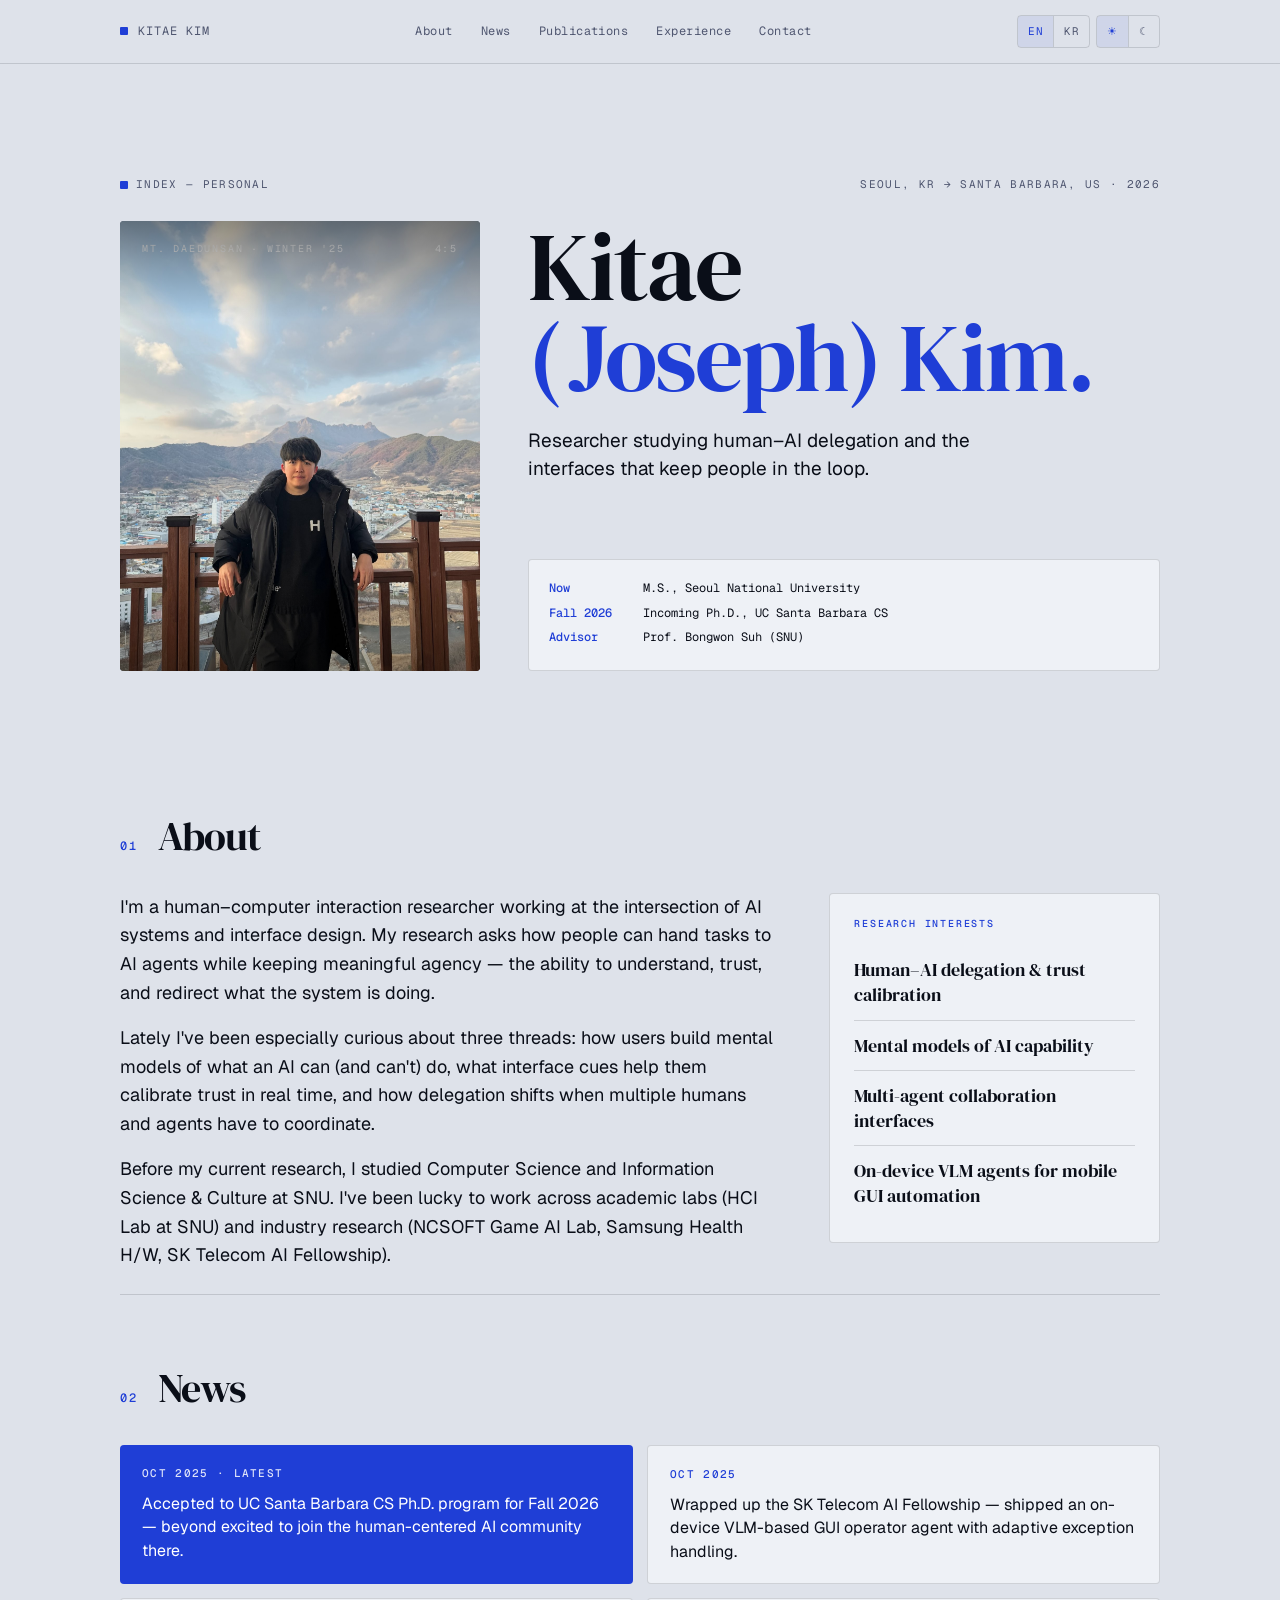
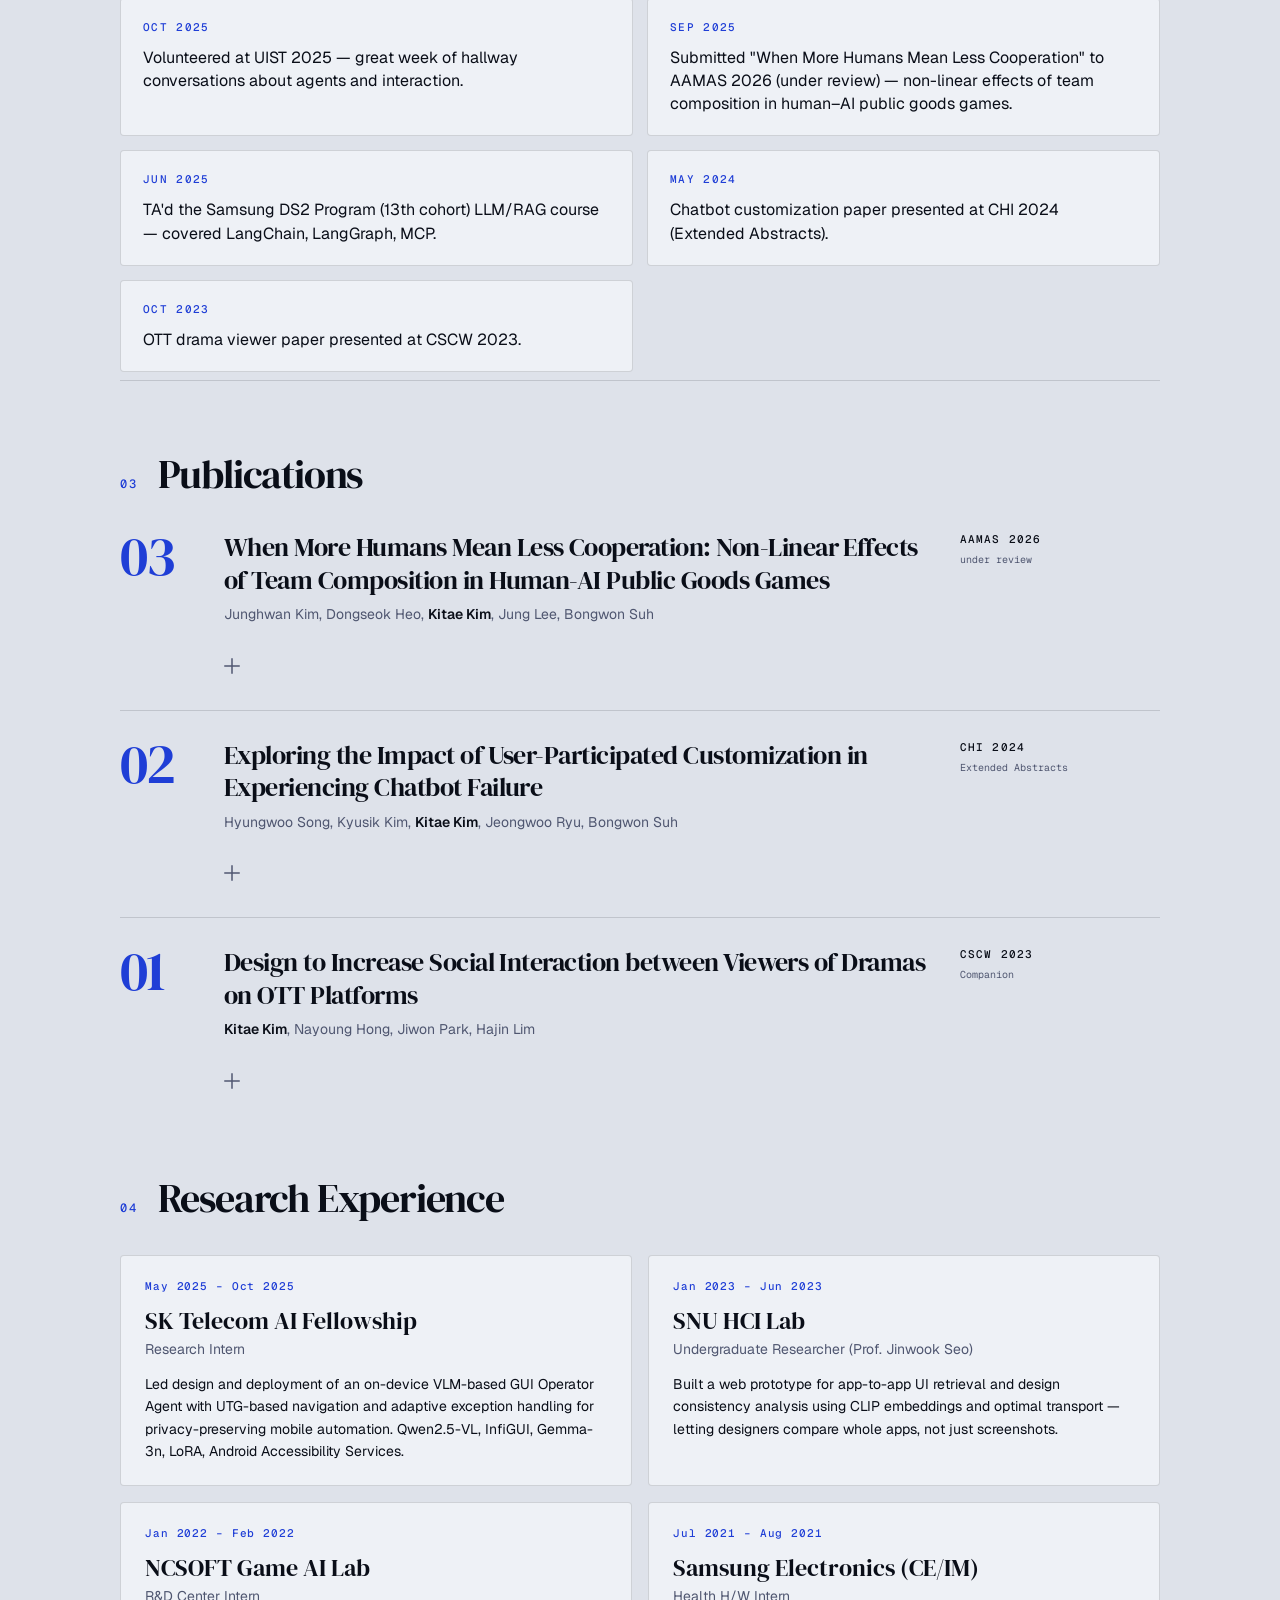
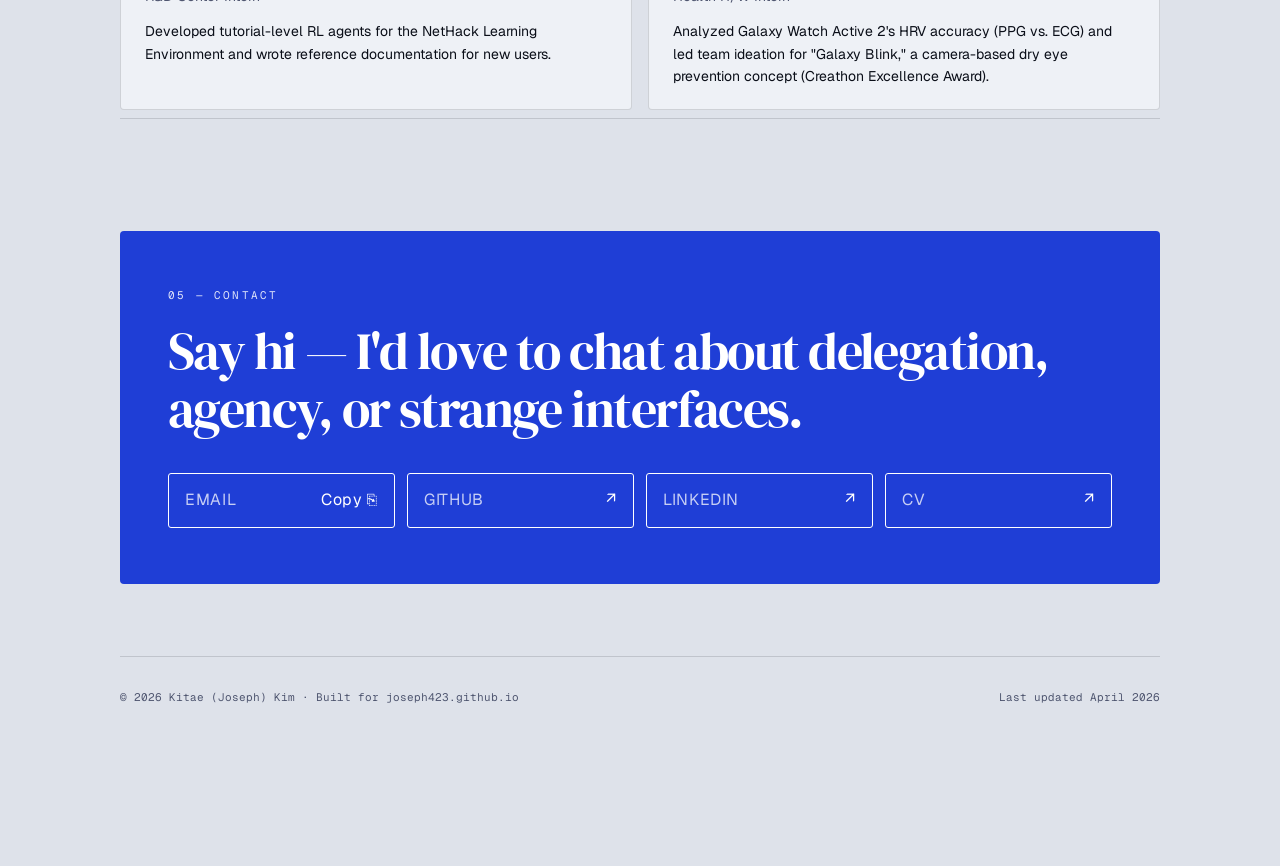
<file: index.html>
<!DOCTYPE html>
<html lang="en" data-theme="light" data-lang="en">
<head>
  <meta charset="UTF-8">
  <meta name="viewport" content="width=device-width, initial-scale=1.0">
  <title>Kitae Kim — A · Single-page</title>
  <link rel="preconnect" href="https://fonts.googleapis.com">
  <link rel="preconnect" href="https://fonts.gstatic.com" crossorigin>
  <link href="https://fonts.googleapis.com/css2?family=DM+Serif+Display:ital@0;1&family=Geist:wght@300;400;500;600&family=Geist+Mono:wght@400;500&display=swap" rel="stylesheet">
  <link rel="stylesheet" href="styles.css?v=1777275849970">
</head>
<body>

  <header class="topbar">
    <div class="topbar-inner">
      <a class="brand" href="index.html" id="site-brand"></a>
      <nav class="nav-links" id="site-nav"></nav>
      <div class="controls" id="site-controls"></div>
    </div>
  </header>

  <main class="container page">
    <section class="hero" id="top"><div id="hero"></div></section>
    <section class="section" id="about"><div id="about-block"></div></section>
    <section class="section" id="news"><div id="news-block"></div></section>
    <section class="section" id="publications"><div id="pub-block"></div></section>
    <section class="section" id="experience"><div id="exp-block"></div></section>
    <section class="section" id="contact"><div id="contact-block"></div></section>
    <footer class="footer" id="footer-block"></footer>
  </main>

  <script src="content.js?v=1777275849970"></script>
  <script>
    window.SITE_PAGE = {
      brand: "site-brand",
      nav: "site-nav",
      controls: "site-controls",
      hero: "hero",
      about: "about-block",
      news: "news-block",
      publications: "pub-block",
      experience: "exp-block",
      contact: "contact-block",
      footer: "footer-block",
      multiPage: false,
    };
  </script>
  <script src="app.js?v=1777275849970"></script>
</body>
</html>
</file>
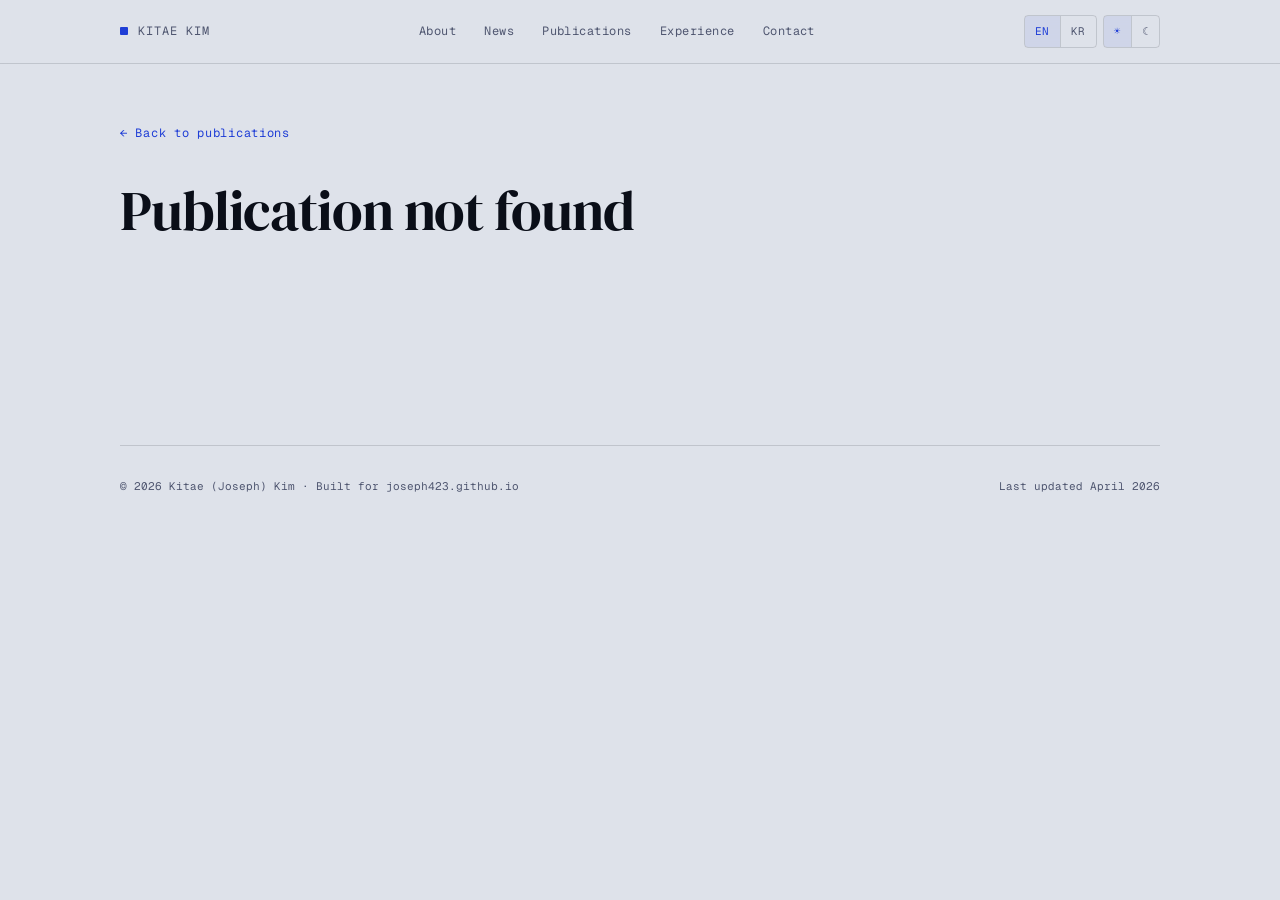
<file: pub.html>
<!DOCTYPE html>
<html lang="en" data-theme="light" data-lang="en">
<head>
  <meta charset="UTF-8">
  <meta name="viewport" content="width=device-width, initial-scale=1.0">
  <title>Publication — Kitae Kim</title>
  <link rel="preconnect" href="https://fonts.googleapis.com">
  <link rel="preconnect" href="https://fonts.gstatic.com" crossorigin>
  <link href="https://fonts.googleapis.com/css2?family=DM+Serif+Display:ital@0;1&family=Geist:wght@300;400;500;600&family=Geist+Mono:wght@400;500&display=swap" rel="stylesheet">
  <link rel="stylesheet" href="styles.css?v=1777275849970">
</head>
<body>

  <header class="topbar">
    <div class="topbar-inner">
      <a class="brand" href="index.html" id="site-brand"></a>
      <nav class="nav-links" id="site-nav"></nav>
      <div class="controls" id="site-controls"></div>
    </div>
  </header>

  <main class="container page pub-detail" id="detail">
    <!-- rendered by script -->
  </main>

  <footer class="container">
    <div class="footer" id="footer-block"></div>
  </footer>

  <script src="content.js?v=1777275849970"></script>
  <script>
    window.SITE_PAGE = {
      brand: "site-brand",
      nav: "site-nav",
      controls: "site-controls",
      footer: "footer-block",
      multiPage: false,
      onRender: function () {
        const L = window.SITE_STATE.getLang();
        const id = new URLSearchParams(location.search).get("id");
        const p = (window.SITE_CONTENT.publications || []).find(x => x.id === id);
        const U = window.SITE_CONTENT.ui;
        const root = document.getElementById("detail");
        if (!p) {
          root.innerHTML = `<a class="back-link" href="index.html#publications">${U.backToPubs[L]}</a>
            <h1>${L === "en" ? "Publication not found" : "논문을 찾을 수 없어요"}</h1>`;
          return;
        }
        const pdfBlock = p.pdf
          ? `<a class="ctrl-btn active" href="${p.pdf}" target="_blank" rel="noopener" style="padding:10px 16px;font-size:13px">${U.downloadPdf[L]} ↗</a>`
          : `<span class="ctrl-btn" style="padding:10px 16px;font-size:13px;cursor:default">${U.noPdf[L]}</span>`;
        root.innerHTML = `
          <a class="back-link" href="index.html#publications">${U.backToPubs[L]}</a>
          <h1>${p.title}</h1>
          <div class="meta-row">
            <span class="venue">${p.venue}${p.venueNote ? " · " + p.venueNote : ""}</span>
            <span>${p.year}</span>
          </div>
          <div style="font-family:var(--mono);font-size:12px;letter-spacing:0.05em;color:var(--ink-2);margin-bottom:10px">${U.authors[L].toUpperCase()}</div>
          <div style="margin-bottom:32px;font-size:15px">${p.authors.map(a => a.me ? `<strong style="color:var(--ink)">${a.name}</strong>` : a.name).join(", ")}</div>
          <div style="font-family:var(--mono);font-size:12px;letter-spacing:0.05em;color:var(--ink-2);margin-bottom:10px">${U.abstract[L].toUpperCase()}</div>
          <div class="body-text"><p>${p.abstract[L]}</p></div>
          <div class="download-row">${pdfBlock}</div>
        `;
      }
    };
  </script>
  <script src="app.js?v=1777275849970"></script>
</body>
</html>
</file>
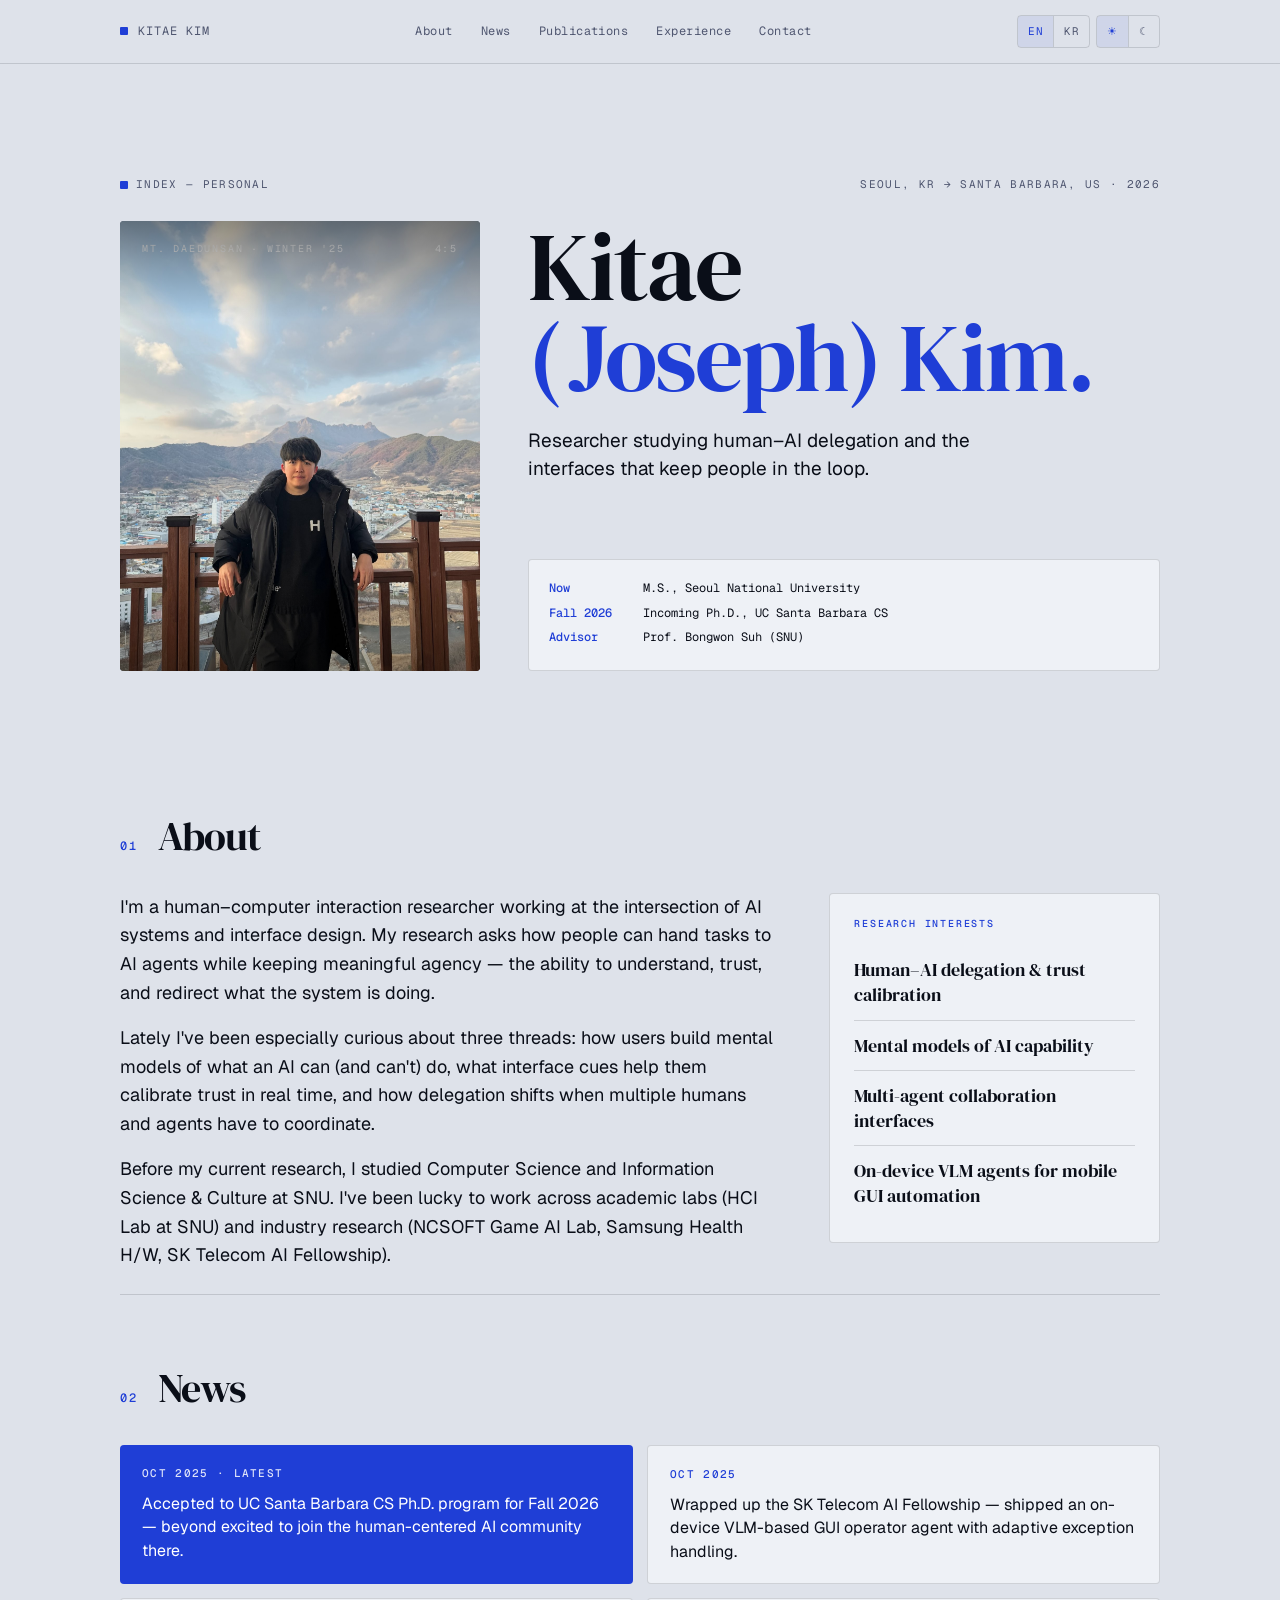
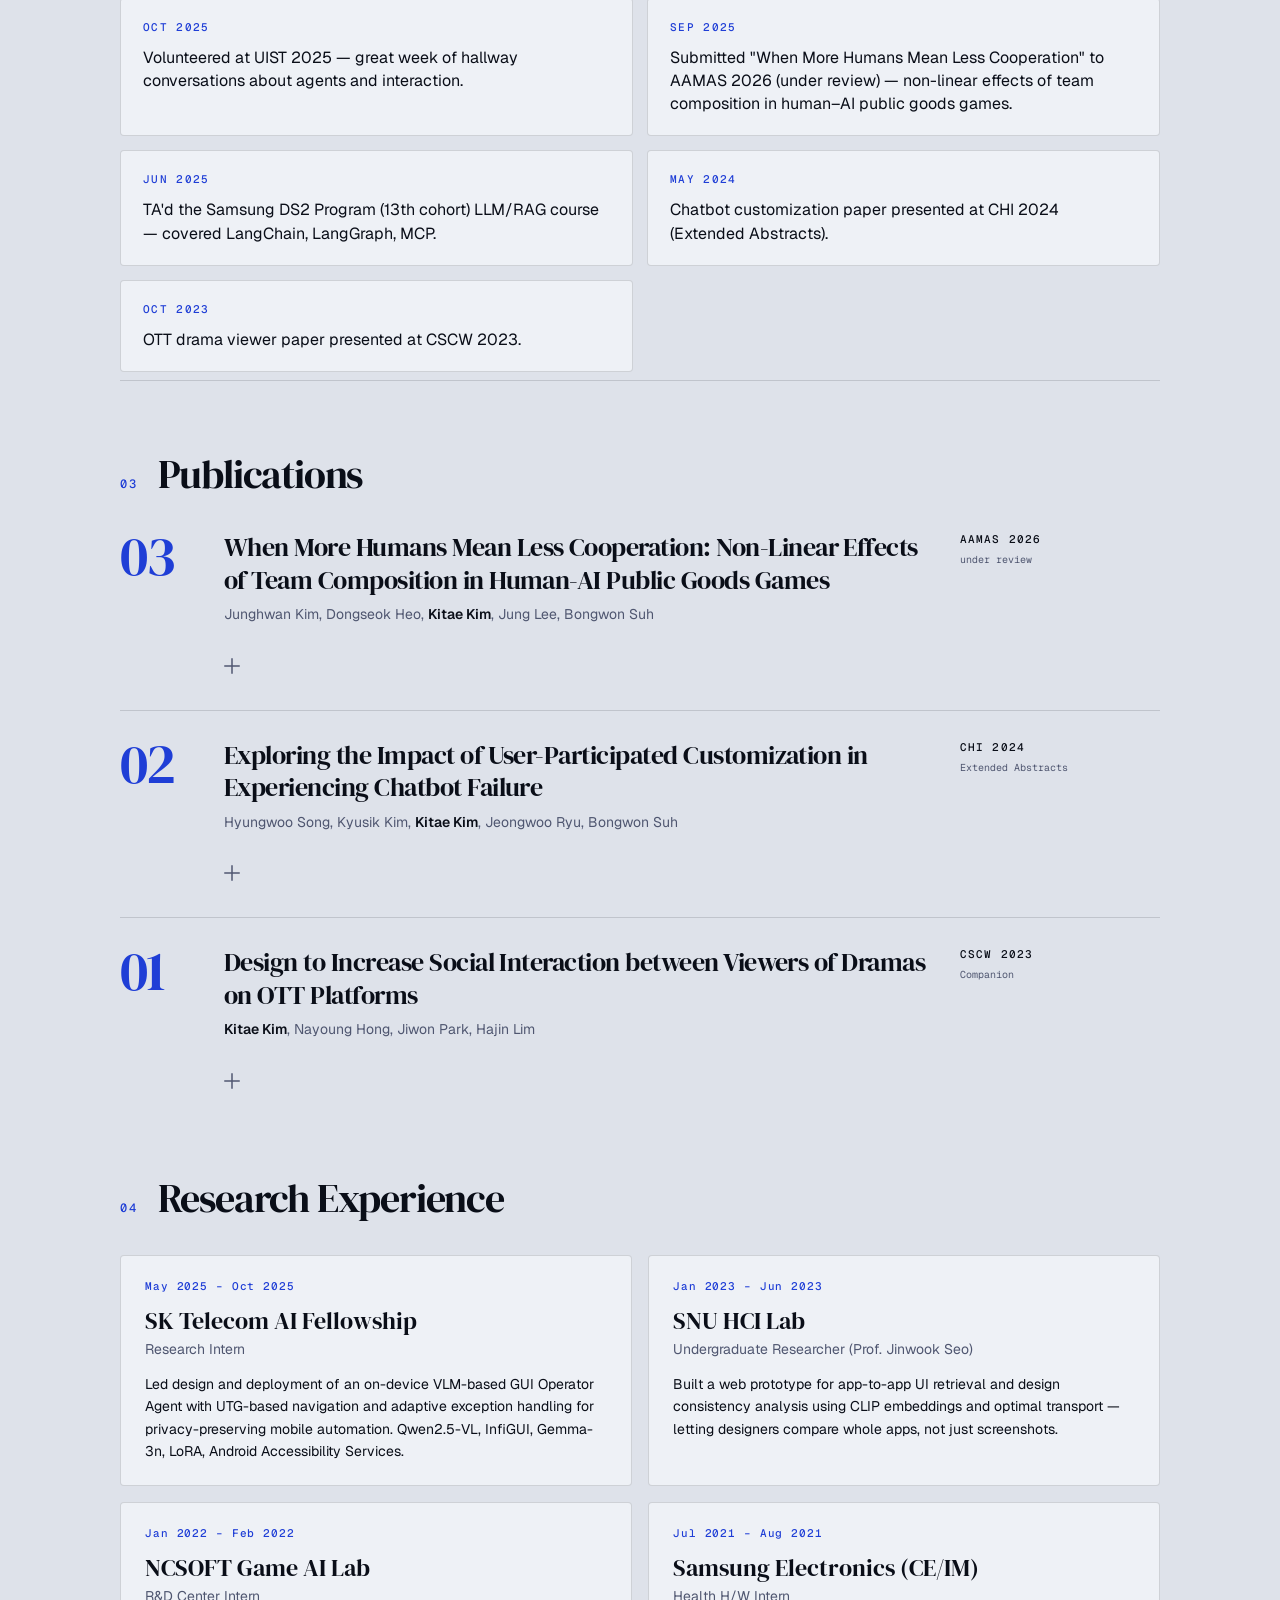
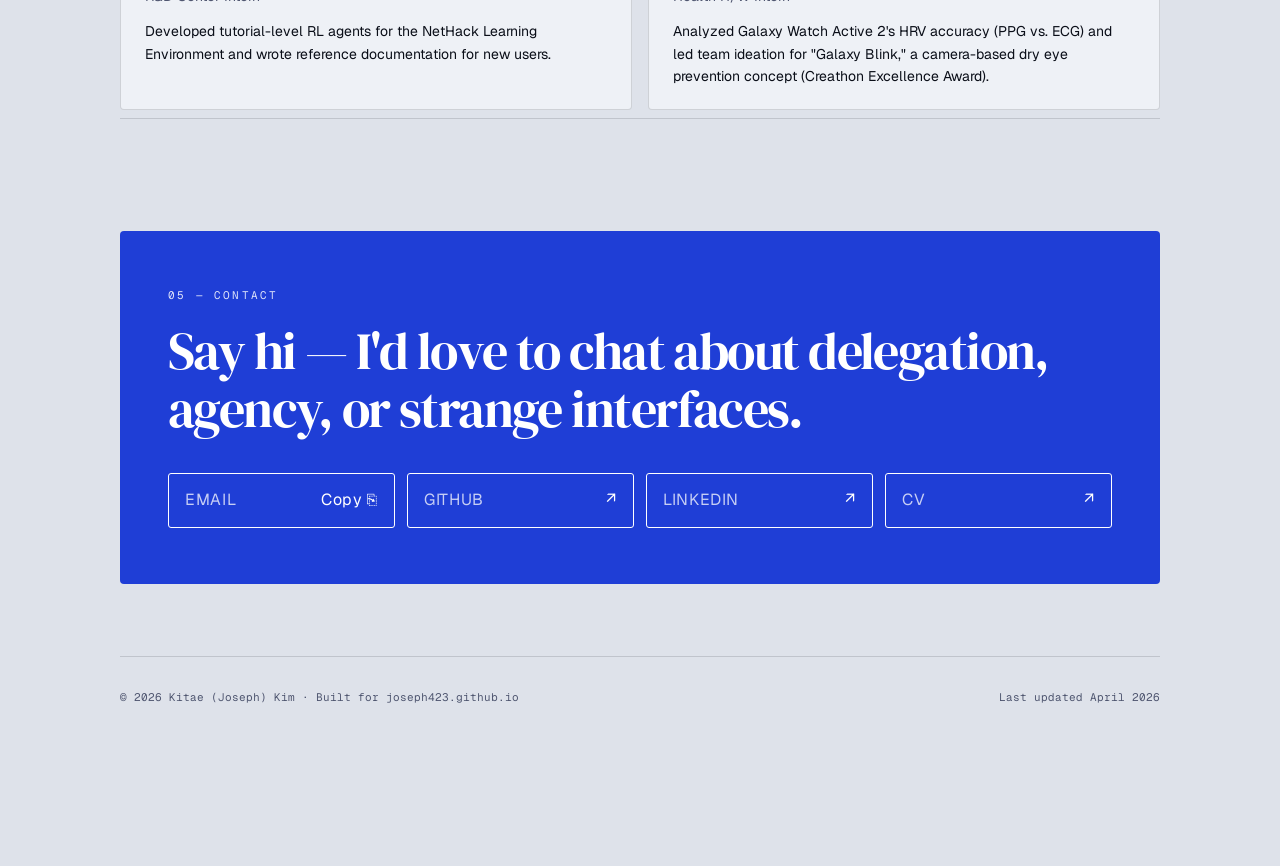
<file: standalone.html>
<!DOCTYPE html>
<html lang="en" data-theme="light" data-lang="en">
<head>
  <meta charset="UTF-8">
  <meta name="viewport" content="width=device-width, initial-scale=1.0">
  <title>Kitae (Joseph) Kim</title>

  <meta name="ext-resource-dependency" content="assets/Kitae_Kim_CV.pdf" data-resource-id="cv" />
  <meta name="ext-resource-dependency" content="assets/CHI2024_Chatbot_Customization.pdf" data-resource-id="chi2024pdf" />
  <meta name="ext-resource-dependency" content="assets/CSCW2023_OTT_Drama.pdf" data-resource-id="cscw2023pdf" />

  <link rel="preconnect" href="https://fonts.googleapis.com">
  <link rel="preconnect" href="https://fonts.gstatic.com" crossorigin>
  <link href="https://fonts.googleapis.com/css2?family=DM+Serif+Display:ital@0;1&family=Geist:wght@300;400;500;600&family=Geist+Mono:wght@400;500&display=swap" rel="stylesheet">
  <link rel="stylesheet" href="styles.css?v=1777275849970">

  <template id="__bundler_thumbnail" data-bg-color="#dee2ea">
    <svg viewBox="0 0 1200 800" xmlns="http://www.w3.org/2000/svg">
      <rect width="1200" height="800" fill="#dee2ea"/>
      <text x="120" y="460" font-family="Georgia, serif" font-size="220" font-style="italic" fill="#0a0e18">K</text>
      <text x="280" y="460" font-family="Georgia, serif" font-size="220" fill="#1f3ed6">.</text>
      <rect x="120" y="540" width="240" height="4" fill="#1f3ed6"/>
    </svg>
  </template>
</head>
<body>

  <header class="topbar">
    <div class="topbar-inner">
      <a class="brand" href="#top" id="site-brand"></a>
      <nav class="nav-links" id="site-nav"></nav>
      <div class="controls" id="site-controls"></div>
    </div>
  </header>

  <main class="container page">
    <section class="hero" id="top"><div id="hero"></div></section>
    <section class="section" id="about"><div id="about-block"></div></section>
    <section class="section" id="news"><div id="news-block"></div></section>
    <section class="section" id="publications"><div id="pub-block"></div></section>
    <section class="section" id="experience"><div id="exp-block"></div></section>
    <section class="section" id="contact"><div id="contact-block"></div></section>
    <footer class="footer" id="footer-block"></footer>
  </main>

  <script src="content.js?v=1777275849970"></script>
  <script>
    // Rewire PDF paths to bundled blob URLs (standalone build).
    (function () {
      var R = window.__resources || {};
      var S = window.SITE_CONTENT;
      if (!S) return;
      if (S.links) S.links.forEach(function (l) { if (l.key === "cv" && R.cv) l.href = R.cv; });
      if (S.publications) S.publications.forEach(function (p) {
        if (p.id === "chi2024"  && R.chi2024pdf)  p.pdf = R.chi2024pdf;
        if (p.id === "cscw2023" && R.cscw2023pdf) p.pdf = R.cscw2023pdf;
      });
    })();

    window.SITE_PAGE = {
      brand: "site-brand",
      nav: "site-nav",
      controls: "site-controls",
      hero: "hero",
      about: "about-block",
      news: "news-block",
      publications: "pub-block",
      experience: "exp-block",
      contact: "contact-block",
      footer: "footer-block",
      multiPage: false,
      standalone: true,
    };
  </script>
  <script src="app.js?v=1777275849970"></script>
</body>
</html>
</file>
<file: styles.css>
/* Shared styles — Kitae Kim personal site (DM Serif Display direction) */

:root {
  --bg: #dee2ea;
  --card: #eef1f6;
  --ink: #0a0e18;
  --ink-2: #4f5670;
  --rule: rgba(10, 14, 24, 0.14);
  --cobalt: #1f3ed6;
  --cobalt-deep: #0a1a7a;
  --cobalt-ink: #ffffff;
  --cobalt-soft: rgba(31, 62, 214, 0.08);

  --display: "DM Serif Display", "Fraunces", Georgia, serif;
  --body: "Geist", "Inter", system-ui, sans-serif;
  --mono: "Geist Mono", ui-monospace, "SF Mono", Menlo, monospace;

  --max: 1120px;
  --pad: 40px;
}

html[data-theme="dark"] {
  --bg: #0a0d14;
  --card: #131723;
  --ink: #eef1f7;
  --ink-2: #8a93a8;
  --rule: rgba(238, 241, 247, 0.10);
  --cobalt: #5b8cff;
  --cobalt-deep: #4a73d9;
  --cobalt-ink: #0a0d14;
  --cobalt-soft: rgba(91, 140, 255, 0.10);
}

* { box-sizing: border-box; }
html, body { margin: 0; padding: 0; }
body {
  background: var(--bg);
  color: var(--ink);
  font-family: var(--body);
  font-size: 16px;
  line-height: 1.55;
  -webkit-font-smoothing: antialiased;
  -moz-osx-font-smoothing: grayscale;
  transition: background 0.2s ease, color 0.2s ease;
}
a { color: inherit; }
a.accent { color: var(--cobalt); text-decoration: underline; text-underline-offset: 3px; }
h1, h2, h3 { font-family: var(--display); font-weight: 400; letter-spacing: -0.02em; }
h1 { font-size: clamp(56px, 7.5vw, 104px); line-height: 0.95; margin: 0; }
h2 { font-size: 40px; line-height: 1.05; margin: 0; letter-spacing: -0.03em; }
h3 { font-size: 24px; line-height: 1.2; margin: 0; }

p { text-wrap: pretty; }

/* Nav chrome */
.topbar {
  position: sticky; top: 0; z-index: 40;
  background: color-mix(in oklab, var(--bg) 85%, transparent);
  backdrop-filter: blur(14px);
  -webkit-backdrop-filter: blur(14px);
  border-bottom: 1px solid var(--rule);
}
.topbar-inner {
  max-width: var(--max);
  margin: 0 auto;
  padding: 14px var(--pad);
  display: flex; justify-content: space-between; align-items: center;
  gap: 16px;
}
.brand {
  display: flex; align-items: center; gap: 10px;
  font-family: var(--mono);
  font-size: 12px; letter-spacing: 0.08em; text-transform: uppercase;
  color: var(--ink-2);
  text-decoration: none;
}
.brand-dot { width: 8px; height: 8px; background: var(--cobalt); border-radius: 1px; }
.nav-links {
  display: flex; gap: 4px; align-items: center; flex-wrap: wrap;
  font-family: var(--mono);
  font-size: 12px; letter-spacing: 0.04em;
}
.nav-links a {
  text-decoration: none;
  padding: 8px 12px; border-radius: 4px;
  color: var(--ink-2);
  transition: all 0.15s ease;
}
.nav-links a:hover { color: var(--ink); background: var(--cobalt-soft); }
.nav-links a.active { color: var(--cobalt); }

.controls {
  display: flex; gap: 6px; align-items: center;
  font-family: var(--mono); font-size: 11px; letter-spacing: 0.04em;
}
.ctrl-btn {
  border: 1px solid var(--rule); background: transparent; color: var(--ink-2);
  padding: 7px 10px; border-radius: 4px; cursor: pointer;
  font: inherit; letter-spacing: 0.04em;
  transition: all 0.15s ease;
  display: inline-flex; align-items: center; gap: 6px;
}
.ctrl-btn:hover { background: var(--card); color: var(--ink); border-color: var(--ink-2); }
.ctrl-btn.active { color: var(--cobalt); border-color: var(--cobalt); background: var(--cobalt-soft); }
.ctrl-group { display: inline-flex; border: 1px solid var(--rule); border-radius: 4px; overflow: hidden; }
.ctrl-group .ctrl-btn { border: none; border-radius: 0; }
.ctrl-group .ctrl-btn + .ctrl-btn { border-left: 1px solid var(--rule); }

/* Sidebar variant */
.sidebar {
  position: fixed; top: 0; left: 0; bottom: 0;
  width: 240px; padding: 40px 28px;
  display: flex; flex-direction: column; gap: 28px;
  border-right: 1px solid var(--rule);
  background: var(--bg);
  z-index: 40;
}
.sidebar .brand { font-size: 11px; }
.sidebar .side-name {
  font-family: var(--display); font-size: 30px; line-height: 1; letter-spacing: -0.02em;
  color: var(--ink); margin-top: 6px;
}
.sidebar .side-role {
  font-family: var(--body); font-size: 13px; color: var(--ink-2); line-height: 1.5;
}
.sidebar .nav-links { flex-direction: column; gap: 2px; align-items: stretch; }
.sidebar .nav-links a { padding: 8px 10px; }
.sidebar-layout { margin-left: 240px; }
@media (max-width: 900px) {
  .sidebar { position: static; width: auto; border-right: none; border-bottom: 1px solid var(--rule); padding: 24px var(--pad); }
  .sidebar .nav-links { flex-direction: row; flex-wrap: wrap; }
  .sidebar-layout { margin-left: 0; }
}

/* Minimal nav variant */
.minimal-top {
  max-width: var(--max);
  margin: 0 auto;
  padding: 32px var(--pad) 0;
  display: flex; justify-content: space-between; align-items: baseline;
  gap: 16px; flex-wrap: wrap;
}
.minimal-top .brand { font-size: 12px; }

/* Page container */
.container { max-width: var(--max); margin: 0 auto; padding: 0 var(--pad); }
.page { padding-top: 56px; padding-bottom: 120px; }
.section { padding: 72px 0 8px; scroll-margin-top: 80px; }
.section + .section { border-top: 1px solid var(--rule); margin-top: 0; }
.section-head {
  display: flex; align-items: baseline; gap: 20px; margin-bottom: 36px;
}
.section-num {
  font-family: var(--mono); font-size: 12px; letter-spacing: 0.15em;
  color: var(--cobalt); font-weight: 500;
}

/* Hero */
.hero { padding-top: 56px; padding-bottom: 72px; }
.hero-grid {
  display: grid; grid-template-columns: 360px 1fr; gap: 48px;
  align-items: stretch;
}
@media (max-width: 760px) {
  .hero-grid { grid-template-columns: 1fr; }
  .hero-portrait { aspect-ratio: 4/3 !important; }
}
.hero-topline {
  display: flex; justify-content: space-between; align-items: baseline;
  font-family: var(--mono); font-size: 11px; letter-spacing: 0.12em;
  text-transform: uppercase; color: var(--ink-2);
  margin-bottom: 28px;
}
.hero-portrait {
  width: 100%; aspect-ratio: 4/5;
  background: var(--ink);
  border-radius: 4px; position: relative; overflow: hidden; color: #fff;
}
.hero-portrait-img {
  position: absolute; inset: 0;
  width: 100%; height: 100%;
  object-fit: cover;
  object-position: 50% 42%;
  display: block;
}
.hero-portrait::after {
  content: ""; position: absolute; inset: 0;
  background:
    linear-gradient(180deg, rgba(0,0,0,0.45) 0%, rgba(0,0,0,0) 22%, rgba(0,0,0,0) 78%, rgba(0,0,0,0.35) 100%);
  pointer-events: none;
}
.hero-portrait-caption {
  position: absolute; top: 20px; left: 22px; right: 22px;
  display: flex; justify-content: space-between;
  font-family: var(--mono); font-size: 10px; letter-spacing: 0.18em;
  text-transform: uppercase; opacity: 0.85;
}
.hero-portrait-note {
  position: absolute; bottom: 22px; left: 22px; right: 22px;
  font-family: var(--display); font-size: 20px; line-height: 1.2; letter-spacing: -0.01em;
}
.hero-text { display: flex; flex-direction: column; justify-content: space-between; gap: 28px; }
.hero-name .accent-word { color: var(--cobalt); }
.hero-tagline { font-size: 19px; line-height: 1.45; margin: 24px 0 0; color: var(--ink); max-width: 520px; }
.status-card {
  background: var(--card); padding: 18px 20px; border: 1px solid var(--rule);
  border-radius: 4px; font-family: var(--mono); font-size: 12px; line-height: 1.7;
}
.status-row { display: grid; grid-template-columns: 84px 1fr; gap: 10px; margin-bottom: 4px; }
.status-row .label { color: var(--cobalt); font-weight: 500; }

/* About */
.about-grid { display: grid; grid-template-columns: 2fr 1fr; gap: 48px; align-items: start; }
@media (max-width: 760px) { .about-grid { grid-template-columns: 1fr; } }
.about p { font-size: 18px; line-height: 1.6; margin: 0 0 16px; }
.interests-card {
  background: var(--card); padding: 22px 24px; border: 1px solid var(--rule); border-radius: 4px;
}
.interests-card .label {
  font-family: var(--mono); font-size: 10px; letter-spacing: 0.18em; text-transform: uppercase;
  color: var(--cobalt); margin-bottom: 14px; font-weight: 500;
}
.interests-card .item {
  font-family: var(--display); font-size: 18px; line-height: 1.4;
  padding: 12px 0; border-bottom: 1px solid var(--rule);
}
.interests-card .item:last-child { border-bottom: none; }

/* News */
.news-grid { display: grid; grid-template-columns: repeat(2, 1fr); gap: 14px; }
@media (max-width: 760px) { .news-grid { grid-template-columns: 1fr; } }
.news-item {
  background: var(--card); color: var(--ink);
  padding: 20px 22px; border: 1px solid var(--rule); border-radius: 4px;
  display: flex; flex-direction: column; gap: 10px;
}
.news-item.hero {
  background: var(--cobalt); color: var(--cobalt-ink); border: none;
}
.news-item .date {
  font-family: var(--mono); font-size: 11px; letter-spacing: 0.12em;
  text-transform: uppercase; font-weight: 500; color: var(--cobalt);
}
.news-item.hero .date { color: var(--cobalt-ink); opacity: 0.85; }
.news-item .body { font-size: 16px; line-height: 1.45; }

/* Publications */
.pub-list { list-style: none; padding: 0; margin: 0; }
.pub {
  padding: 28px 0; border-top: 1px solid var(--rule);
  display: grid; grid-template-columns: 72px 1fr 200px; gap: 32px; align-items: start;
}
.pub:first-child { border-top: none; padding-top: 0; }
.pub:last-child { border-bottom: none; padding-bottom: 0; }
/* Publication section: suppress the global .section + .section divider since pub rows already provide structure */
#publications + .section { border-top: none; }
@media (max-width: 760px) { .pub { grid-template-columns: 1fr; gap: 14px; } }
.pub .num {
  font-family: var(--display); font-size: 56px; font-weight: 400;
  color: var(--cobalt); line-height: 0.9; letter-spacing: -0.04em;
}
.pub-title {
  font-family: var(--display); font-size: 26px; line-height: 1.25;
  margin: 0 0 8px; text-wrap: pretty;
}
.pub-title a { color: inherit; text-decoration: none; transition: color 0.15s ease; }
.pub-title a:hover { color: var(--cobalt); }
.pub-authors { font-size: 14px; color: var(--ink-2); margin-bottom: 10px; }
.pub-authors .me { color: var(--ink); font-weight: 600; text-decoration: none; }
.pub-meta { display: flex; flex-direction: column; gap: 4px; }
.pub-venue {
  font-family: var(--mono); font-size: 11px; letter-spacing: 0.1em;
  text-transform: uppercase; color: var(--ink); font-weight: 500;
}
.pub-venue-note { font-family: var(--mono); font-size: 10px; color: var(--ink-2); }
.pub-detail-link {
  display: inline-block; margin-top: 10px;
  font-family: var(--mono); font-size: 11px; letter-spacing: 0.08em;
  color: var(--cobalt); text-decoration: none;
  padding: 6px 10px; border: 1px solid var(--cobalt); border-radius: 3px;
  transition: all 0.15s ease;
}
.pub-detail-link:hover { background: var(--cobalt); color: var(--cobalt-ink); }

/* Publication abstract toggle — SVG plus → minus transition */
.pub-toggle {
  margin-top: 16px;
  background: transparent;
  padding: 6px; margin-left: -6px;
  border: 0; cursor: pointer;
  display: inline-flex; align-items: center; justify-content: center;
  color: var(--ink-2);
  transition: color 0.2s ease;
  -webkit-tap-highlight-color: transparent;
}
.pub-toggle-glyph { display: block; overflow: visible; }
.pub-toggle-glyph .bar-h,
.pub-toggle-glyph .bar-v {
  transform-origin: 8px 8px;
  transition: transform 0.28s cubic-bezier(.4,.1,.2,1);
}
.pub-toggle:hover { color: var(--cobalt); }
.pub-toggle:hover .pub-toggle-glyph .bar-h { transform: scaleX(1.25); }
.pub-toggle[aria-expanded="true"] { color: var(--cobalt); }
.pub-toggle[aria-expanded="true"] .pub-toggle-glyph .bar-v { transform: scaleY(0); }
.pub-toggle[aria-expanded="true"] .pub-toggle-glyph .bar-h { transform: scaleX(1.25); }
.pub-toggle-icon, .pub-toggle-label { display: none !important; }

.pub-abstract {
  margin-top: 18px; padding-left: 16px;
  border-left: 2px solid var(--cobalt);
  animation: abstract-in 0.22s ease-out;
}
@keyframes abstract-in {
  from { opacity: 0; transform: translateY(-4px); }
  to   { opacity: 1; transform: translateY(0); }
}
.pub-abstract p {
  margin: 0 0 18px; font-size: 15.5px; line-height: 1.65;
  color: var(--ink); text-wrap: pretty; max-width: 640px;
}

/* Abstract actions — plain text links with subtle hierarchy */
.pub-actions {
  display: flex; gap: 20px; align-items: center; flex-wrap: wrap;
  font-family: var(--body); font-size: 13px;
}
.pub-action {
  color: var(--ink); text-decoration: none;
  font-weight: 500;
  border-bottom: 1px solid var(--ink);
  padding-bottom: 1px;
  transition: color 0.15s ease, border-color 0.15s ease;
  background: none; border-top: 0; border-left: 0; border-right: 0;
  cursor: pointer; font-family: inherit; font-size: inherit;
  padding-left: 0; padding-right: 0;
}
.pub-action:hover { color: var(--cobalt); border-color: var(--cobalt); }
.pub-action--primary { color: var(--cobalt); border-color: var(--cobalt); }
.pub-action--primary:hover { color: var(--cobalt-deep); border-color: var(--cobalt-deep); }
.pub-action--disabled {
  color: var(--ink-2); border-color: transparent; cursor: default;
  font-style: italic;
}
.pub-action--disabled:hover { color: var(--ink-2); border-color: transparent; }

/* Experience */
.exp-grid { display: grid; grid-template-columns: repeat(2, 1fr); gap: 16px; }
@media (max-width: 760px) { .exp-grid { grid-template-columns: 1fr; } }
.exp-card {
  background: var(--card); padding: 22px 24px; border: 1px solid var(--rule); border-radius: 4px;
}
.exp-card .date {
  font-family: var(--mono); font-size: 11px; color: var(--cobalt);
  letter-spacing: 0.08em; margin-bottom: 12px; font-weight: 500;
}
.exp-card .org {
  font-family: var(--display); font-size: 24px; margin-bottom: 4px; line-height: 1.2;
}
.exp-card .role { font-size: 14px; color: var(--ink-2); margin-bottom: 12px; }
.exp-card .desc { font-size: 14px; line-height: 1.6; color: var(--ink); }

/* Contact */
.contact {
  margin-top: 40px;
  padding: 56px 48px;
  background: var(--cobalt); color: var(--cobalt-ink);
  border-radius: 4px;
}
.contact .label {
  font-family: var(--mono); font-size: 11px; letter-spacing: 0.2em;
  text-transform: uppercase; opacity: 0.85; margin-bottom: 18px;
}
.contact .headline {
  font-family: var(--display); font-size: 52px; line-height: 1.1;
  margin: 0 0 36px; letter-spacing: -0.03em;
}
.contact-grid { display: grid; grid-template-columns: repeat(4, 1fr); gap: 12px; }
@media (max-width: 760px) { .contact-grid { grid-template-columns: repeat(2, 1fr); } .contact { padding: 40px 28px; } .contact .headline { font-size: 34px; } }
.contact-link {
  font-family: var(--mono); font-size: 12px; letter-spacing: 0.04em;
  color: var(--cobalt-ink); text-decoration: none;
  padding: 14px 16px; border: 1px solid var(--cobalt-ink); border-radius: 3px;
  display: flex; justify-content: space-between; align-items: center;
  transition: all 0.15s ease; cursor: pointer;
  background: transparent;
  font: inherit;
}
.contact-link span:first-child { text-transform: uppercase; opacity: 0.75; }
.contact-link:hover { background: var(--cobalt-ink); color: var(--cobalt); }
.contact-link.copied span:first-child { opacity: 1; }
.contact-link.copied::after { content: "✓ Copied"; position: absolute; }

/* Footer */
.footer {
  border-top: 1px solid var(--rule);
  padding: 32px 0 40px; margin-top: 64px;
  font-family: var(--mono); font-size: 11px; color: var(--ink-2);
  display: flex; justify-content: space-between; flex-wrap: wrap; gap: 12px;
}

/* Back to top */
.back-to-top {
  position: fixed; right: 24px; bottom: 24px; z-index: 50;
  width: 44px; height: 44px; border-radius: 50%;
  background: var(--ink); color: var(--bg);
  border: none; cursor: pointer;
  display: flex; align-items: center; justify-content: center;
  font-family: var(--mono); font-size: 18px;
  box-shadow: 0 4px 16px rgba(0,0,0,0.15);
  opacity: 0; pointer-events: none;
  transform: translateY(8px);
  transition: all 0.25s ease;
}
.back-to-top.visible { opacity: 1; pointer-events: auto; transform: translateY(0); }
.back-to-top:hover { background: var(--cobalt); color: var(--cobalt-ink); }

/* Publication detail */
.pub-detail .back-link {
  font-family: var(--mono); font-size: 12px; letter-spacing: 0.06em;
  color: var(--cobalt); text-decoration: none; display: inline-flex; align-items: center; gap: 6px;
  margin-bottom: 40px;
}
.pub-detail .back-link:hover { text-decoration: underline; text-underline-offset: 3px; }
.pub-detail h1 {
  font-size: clamp(36px, 5vw, 56px); line-height: 1.05; margin: 0 0 20px;
  letter-spacing: -0.02em;
}
.pub-detail .meta-row {
  display: flex; gap: 20px; flex-wrap: wrap;
  font-family: var(--mono); font-size: 12px; letter-spacing: 0.08em;
  color: var(--ink-2); margin-bottom: 32px;
}
.pub-detail .meta-row .venue { color: var(--cobalt); font-weight: 500; }
.pub-detail .body-text { font-size: 18px; line-height: 1.6; max-width: 700px; color: var(--ink); }
.pub-detail .body-text p { margin: 0 0 16px; }
.pub-detail .download-row {
  display: flex; gap: 12px; margin-top: 32px; flex-wrap: wrap;
}

/* Utility */
.hidden-lang { display: none; }
html[data-lang="en"] .lang-kr, html[data-lang="kr"] .lang-en { display: none; }

/* Variation-selector home */
.hub { min-height: 100vh; padding: 80px var(--pad); max-width: 1000px; margin: 0 auto; }
.hub h1 { font-size: clamp(48px, 6vw, 88px); margin-bottom: 20px; }
.hub-intro { font-size: 18px; color: var(--ink-2); max-width: 640px; margin-bottom: 48px; }
.hub-grid { display: grid; grid-template-columns: repeat(auto-fit, minmax(260px, 1fr)); gap: 16px; }
.hub-card {
  background: var(--card); border: 1px solid var(--rule); border-radius: 6px;
  padding: 28px 24px; text-decoration: none; color: inherit;
  transition: all 0.2s ease; display: flex; flex-direction: column; gap: 10px;
}
.hub-card:hover { transform: translateY(-2px); border-color: var(--cobalt); }
.hub-card .label { font-family: var(--mono); font-size: 10px; letter-spacing: 0.2em; text-transform: uppercase; color: var(--cobalt); }
.hub-card .name { font-family: var(--display); font-size: 26px; line-height: 1.2; }
.hub-card .desc { font-size: 14px; color: var(--ink-2); line-height: 1.55; margin-top: 4px; }
</file>
